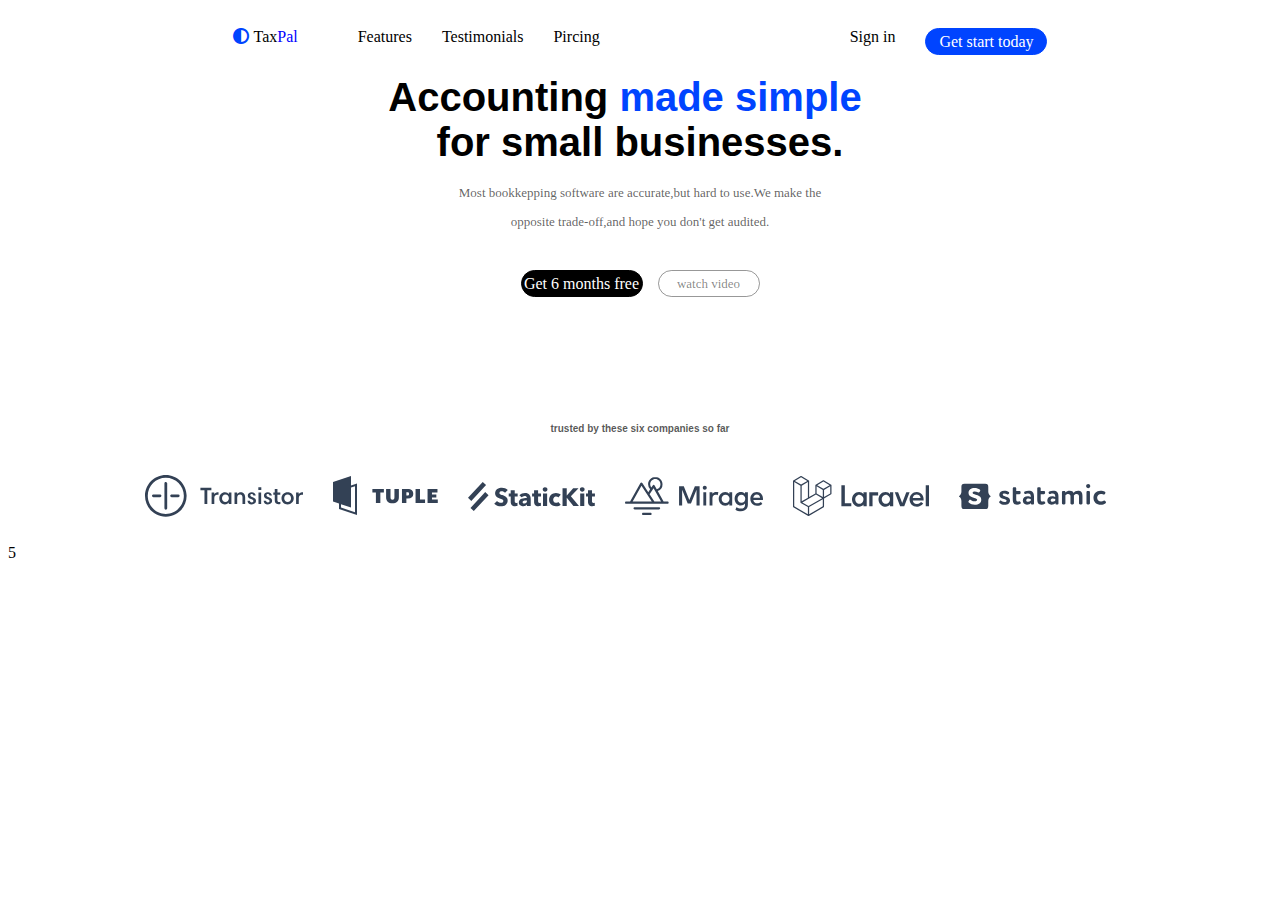
<file: flex box/index.html>
<!DOCTYPE html>
<html lang="en">
<head>
    <meta charset="UTF-8">
    <meta name="viewport" content="width=device-width, initial-scale=1.0">
    <link rel="stylesheet" href="https://cdnjs.cloudflare.com/ajax/libs/font-awesome/6.6.0/css/all.min.css">
    <link rel="stylesheet" href="style.css">
    <title>Document</title>
</head>
<body>
    <div class="outerDiv">
       
        <div class="headerDiv">

            <span><span id="icon"><i class="fa-solid fa-circle-half-stroke"></i></span>Tax<span id="text">Pal</span></span>
            <span>Features</span>
            <span>Testimonials</span>
            <span id="pircing">Pircing</span>
            <span>Sign in</span>
            <div id="last_e">Get start today</div>
        </div>

        <div class="middleDiv">

            <div id="p1"><p>Accounting <span id="text">made simple</p></span>
            <p>for small businesses.</p></div>
           
            <div id="p2"><p>Most bookkepping software are accurate,but hard to use.We make the</p>
                <p>opposite trade-off,and hope you don't get audited.</p></div>

            
                <div class="Div1">
                <div id="last1">Get 6 months free</div>
                <div id="last2"> watch video</div>
                </div>

                <div id="para">trusted by these six companies so far</div>

        </div>

<div class="footerDiv">
    <span>
                
<svg width="158" height="48" fill="none" xmlns="http://www.w3.org/2000/svg">
    <g clip-path="url(#a)" fill="#334155">
      <path
        d="M55.423 18.178v-2.491H66.38v2.491h-4.076v13.875H59.47V18.178h-4.047Zm18.098 4.577a7.526 7.526 0 0 0-1.33-.116c-1.82 0-2.89 1.188-2.89 3.592v5.793h-2.69v-11.47h2.631v1.622h.058c.52-.985 1.677-2 3.21-2 .433 0 .722.03 1.011.059v2.52Zm12.866 9.269h-2.602v-1.448h-.058c-.78.985-2.024 1.883-3.932 1.883-2.573 0-5.493-2.057-5.493-6.17 0-3.65 2.573-6.083 5.695-6.083 1.908 0 3.065 1.013 3.76 1.911h.057v-1.564h2.602v11.471h-.03.001Zm-5.898-1.94c1.763 0 3.411-1.536 3.411-3.738 0-2.317-1.503-3.852-3.382-3.852-2.37 0-3.499 1.912-3.499 3.795 0 1.911 1.1 3.794 3.47 3.794v.001Zm9.021-9.531h2.66v1.449h.057c.896-1.304 2.226-1.825 3.498-1.825 2.371 0 4.453 1.564 4.453 5.243v6.604h-2.69v-6.46c0-1.97-.924-3.012-2.457-3.012-1.677 0-2.833 1.188-2.833 3.418v6.083H89.51v-11.5h.001Zm18.792 2.955c-.116-.84-.752-1.39-1.533-1.39-.925 0-1.445.579-1.445 1.216 0 .695.347 1.188 2.341 1.854 2.458.782 3.325 2.057 3.325 3.679 0 2.114-1.59 3.592-4.221 3.592-2.746 0-4.105-1.507-4.308-3.65h2.487c.115.956.694 1.68 1.879 1.68 1.012 0 1.59-.637 1.59-1.42 0-.868-.491-1.419-2.399-2.056-2.14-.695-3.239-1.767-3.239-3.563 0-1.883 1.475-3.273 3.903-3.273 2.458 0 3.759 1.448 4.048 3.33h-2.428v.001Zm5.03-8.227h2.978v2.723h-2.978v-2.723Zm.145 5.272h2.688v11.5h-2.688v-11.5Zm10.986 2.955c-.116-.84-.752-1.39-1.533-1.39-.925 0-1.445.579-1.445 1.216 0 .695.347 1.188 2.342 1.854 2.457.782 3.324 2.057 3.324 3.679 0 2.114-1.59 3.592-4.221 3.592-2.746 0-4.105-1.507-4.307-3.65h2.486c.116.956.694 1.68 1.879 1.68 1.012 0 1.59-.637 1.59-1.42 0-.868-.491-1.419-2.399-2.056-2.14-.695-3.238-1.767-3.238-3.563 0-1.883 1.474-3.273 3.903-3.273 2.457 0 3.758 1.448 4.047 3.33h-2.428v.001Zm3.845-2.955h1.445v-3.678h2.689v3.678h2.862v2.26h-2.891v5.127c0 1.564.492 1.999 1.59 1.999.463 0 .983-.087 1.388-.203v2.172c-.607.174-1.359.261-2.024.261-2.862 0-3.614-1.738-3.614-4.084v-5.272h-1.445v-2.26Zm14.311-.376c3.585 0 6.129 2.636 6.129 6.112 0 3.389-2.573 6.17-6.129 6.17-3.498 0-6.129-2.694-6.129-6.17 0-3.563 2.66-6.112 6.129-6.112Zm0 9.877c2.024 0 3.411-1.622 3.411-3.765 0-2.028-1.301-3.737-3.411-3.737-2.053 0-3.412 1.593-3.412 3.737 0 2.201 1.562 3.765 3.412 3.765Zm14.052-7.415c-1.822 0-2.891 1.188-2.891 3.592v5.793h-2.689v-11.47h2.631v1.622h.058c.52-.985 1.676-2 3.209-2 .433 0 .722.03 1.012.059v2.52a7.525 7.525 0 0 0-1.33-.116ZM20.816 37.731a1.39 1.39 0 0 1-1.388-1.39V11.37a1.389 1.389 0 0 1 2.369-.982c.26.26.406.614.406.982v24.97c0 .753-.636 1.39-1.387 1.39v.001Zm-5.783-12.484h-6.65a1.39 1.39 0 0 1-1.387-1.39c0-.783.607-1.391 1.388-1.391h6.65a1.39 1.39 0 1 1 0 2.78v.001Zm18.243 0h-6.678a1.39 1.39 0 0 1-1.388-1.39c0-.783.607-1.391 1.388-1.391h6.65a1.39 1.39 0 0 1 1.387 1.39c0 .782-.607 1.39-1.359 1.39v.001Z" />
      <path
        d="M20.816 44.712C9.338 44.712 0 35.356 0 23.856 0 12.356 9.338 3 20.816 3s20.816 9.356 20.816 20.856c0 11.5-9.338 20.856-20.816 20.856Zm0-38.931c-9.945 0-18.04 8.11-18.04 18.075s8.095 18.075 18.04 18.075c9.946 0 18.04-8.11 18.04-18.075S30.763 5.781 20.817 5.781h-.001Z" />
    </g>
    <defs>
      <clipPath id="a">
        <path fill="#fff" d="M0 0h158v48H0z" />
      </clipPath>
    </defs>
  </svg>
        </span>

        <span>
            
<svg width="105" height="48" fill="none" xmlns="http://www.w3.org/2000/svg">
    <path fill-rule="evenodd" clip-rule="evenodd"
      d="M18 4 0 10v19.5l6 2V37l18 6V11.5l-6 2V4ZM8 32.167 18 35.5V15.608l4-1.333v25.95L8 35.56v-3.393Z" fill="#334155" />
    <path
      d="M42.9 20.45V31h4.446V20.45h3.53v-3.392H39.39v3.393h3.51Zm10.205 4.798c0 3.978 2.3 6.006 6.376 6.006 3.9 0 6.396-1.853 6.396-6.045v-8.15H61.43v7.994c0 1.833-.39 2.73-1.95 2.73-1.58 0-1.97-.897-1.97-2.71v-8.015h-4.406v8.19Z"
      fill="#334155" />
    <path fill-rule="evenodd" clip-rule="evenodd"
      d="M68.965 31V17.058h5.558c4.017 0 5.733 1.794 5.733 4.777v.078c0 2.906-1.93 4.544-5.538 4.544h-1.346V31h-4.407Zm5.323-7.507h-.916v-3.14h.936c1.15 0 1.755.43 1.755 1.502v.078c0 1.033-.605 1.56-1.775 1.56Z"
      fill="#334155" />
    <path
      d="M82.563 31V17.058h4.427v10.53h5.07V31h-9.497Zm11.999-13.942V31h10.218v-3.393h-5.811v-2.086h4.368v-3.1h-4.368v-1.97h5.499v-3.393h-9.906Z"
      fill="#334155" />
  </svg>
  
        </span>

        <span>
            
<svg width="127" height="48" fill="none" xmlns="http://www.w3.org/2000/svg">
    <path
      d="m3.31 28.903 14.75-15.816L14.749 10 0 25.816l3.31 3.087ZM5.792 39 20.54 23.184l-3.31-3.087L2.482 35.913 5.792 39Zm31.261-18.216a3.87 3.87 0 0 0-1.441-1.115c-.594-.276-1.166-.414-1.718-.414-.284 0-.572.025-.864.075a2.23 2.23 0 0 0-.79.289c-.234.142-.43.326-.59.551-.158.226-.237.514-.237.865 0 .3.062.552.188.752.125.2.309.376.551.527.242.15.53.288.865.413.334.126.71.255 1.128.389.602.2 1.229.422 1.88.664a7.03 7.03 0 0 1 1.78.965 5.07 5.07 0 0 1 1.329 1.492c.35.593.526 1.333.526 2.219 0 1.019-.188 1.9-.564 2.644a5.274 5.274 0 0 1-1.516 1.843 6.499 6.499 0 0 1-2.181 1.078 9.17 9.17 0 0 1-2.532.35c-1.27 0-2.499-.22-3.685-.663-1.187-.443-2.173-1.074-2.959-1.893l2.808-2.858c.435.535 1.007.982 1.717 1.341.71.36 1.417.54 2.119.54.317 0 .626-.034.927-.101.301-.067.564-.176.79-.326.225-.15.405-.351.539-.602.134-.25.2-.551.2-.902 0-.334-.083-.619-.25-.853a2.45 2.45 0 0 0-.715-.639 5.76 5.76 0 0 0-1.153-.526c-.46-.159-.982-.33-1.567-.514a14.963 14.963 0 0 1-1.667-.652 5.58 5.58 0 0 1-1.454-.965 4.471 4.471 0 0 1-1.028-1.43c-.259-.559-.388-1.24-.388-2.042 0-.986.2-1.83.601-2.532.39-.689.93-1.28 1.58-1.73a6.786 6.786 0 0 1 2.206-.99c.81-.208 1.645-.314 2.482-.314 1.002 0 2.026.184 3.07.552 1.045.368 1.96.91 2.746 1.63l-2.733 2.882Zm9.677 3.736v4.763c0 .585.113 1.023.338 1.316.226.292.631.439 1.216.439.2 0 .414-.017.64-.05.194-.025.383-.075.563-.15l.05 3.007c-.283.1-.643.188-1.077.264a7.63 7.63 0 0 1-1.304.112c-.836 0-1.538-.104-2.106-.313-.568-.209-1.023-.51-1.366-.902a3.54 3.54 0 0 1-.74-1.404 6.804 6.804 0 0 1-.225-1.818V24.52h-2.006v-3.084h1.98v-3.284h4.037v3.284h2.933v3.084H46.73Zm12.234 3.96h-.527c-.451 0-.906.021-1.366.063-.46.042-.87.122-1.228.238a2.27 2.27 0 0 0-.89.514c-.234.226-.351.523-.351.89 0 .234.054.435.163.602.108.167.246.3.413.401.167.1.36.171.577.213a3.3 3.3 0 0 0 .627.063c.835 0 1.474-.23 1.917-.69.443-.46.665-1.082.665-1.867v-.427Zm-7.546-5.34a7.2 7.2 0 0 1 2.57-1.579 8.805 8.805 0 0 1 2.995-.526c1.053 0 1.943.13 2.67.389.727.259 1.316.66 1.767 1.203.452.543.782 1.228.99 2.056.21.827.314 1.809.314 2.945v6.293h-3.76v-1.329h-.076c-.317.518-.798.92-1.441 1.203a5.125 5.125 0 0 1-2.093.426 6.403 6.403 0 0 1-1.555-.2 4.554 4.554 0 0 1-1.466-.652 3.53 3.53 0 0 1-1.09-1.203c-.285-.502-.427-1.12-.427-1.855 0-.903.247-1.63.74-2.181.493-.552 1.128-.978 1.905-1.279.777-.3 1.642-.501 2.595-.601.952-.1 1.88-.151 2.782-.151v-.2c0-.619-.217-1.074-.651-1.367-.435-.292-.97-.439-1.605-.439a3.99 3.99 0 0 0-1.692.377 5.4 5.4 0 0 0-1.392.902l-2.08-2.231v-.001Zm18.688 1.38v4.763c0 .585.112 1.023.338 1.316.225.292.63.439 1.216.439.2 0 .413-.017.639-.05.226-.034.414-.084.564-.15l.05 3.007a6.88 6.88 0 0 1-1.078.264c-.43.075-.866.112-1.303.112-.836 0-1.538-.104-2.106-.313-.568-.209-1.024-.51-1.366-.902a3.537 3.537 0 0 1-.74-1.404 6.808 6.808 0 0 1-.226-1.818V24.52H64.09v-3.084h1.98v-3.284h4.037v3.284h2.933v3.084H70.106Zm9.325-7.07c0 .318-.063.614-.188.89-.12.268-.29.51-.501.715a2.44 2.44 0 0 1-1.667.652c-.669 0-1.229-.222-1.68-.665a2.15 2.15 0 0 1-.677-1.592c0-.3.059-.589.176-.865.117-.275.284-.514.501-.714.217-.2.468-.364.752-.489s.593-.188.928-.188a2.445 2.445 0 0 1 1.667.652c.209.2.376.439.501.714.126.276.188.573.188.89ZM75.02 33.92V21.437h4.111v12.485H75.02v-.002Zm15.273-8.448a2.496 2.496 0 0 0-.953-.727 2.92 2.92 0 0 0-1.228-.275c-.435 0-.828.087-1.179.263a2.86 2.86 0 0 0-.902.702c-.25.292-.447.63-.59 1.015-.143.393-.215.81-.212 1.228 0 .435.067.844.2 1.229a3 3 0 0 0 .59 1.015c.258.293.568.522.927.69.36.167.765.25 1.216.25.418 0 .831-.08 1.24-.238.41-.159.74-.389.99-.69l2.282 2.783c-.518.502-1.186.894-2.005 1.178-.84.288-1.72.432-2.608.427a8.229 8.229 0 0 1-2.757-.452 6.361 6.361 0 0 1-2.219-1.316 6.18 6.18 0 0 1-1.479-2.093c-.36-.819-.539-1.746-.539-2.783 0-1.02.18-1.938.54-2.757a6.181 6.181 0 0 1 1.478-2.093 6.519 6.519 0 0 1 2.219-1.33 7.951 7.951 0 0 1 5.352.001c.41.142.786.317 1.128.526.343.21.64.439.89.69l-2.381 2.757Zm15.091 8.449-6.593-8.173h-.05v8.173h-4.212V16.17h4.212v7.22h.075l6.343-7.22h5.364l-7.646 8.173 8.098 9.577h-5.591v.001Zm11.206-16.47c0 .317-.062.613-.188.89-.12.268-.29.51-.501.714a2.445 2.445 0 0 1-1.667.652c-.669 0-1.229-.222-1.68-.665a2.152 2.152 0 0 1-.677-1.592c0-.3.059-.589.176-.865.117-.275.284-.514.501-.714.217-.2.468-.364.752-.489s.593-.188.928-.188a2.445 2.445 0 0 1 1.667.652c.209.2.376.439.501.714.126.276.188.573.188.89v.001Zm-4.412 16.47V21.436h4.111v12.485h-4.111Zm11.833-9.401v4.763c0 .585.112 1.023.338 1.316.226.292.631.439 1.216.439.2 0 .414-.017.639-.05.194-.024.384-.075.564-.15l.05 3.007a6.88 6.88 0 0 1-1.078.264c-.43.075-.866.112-1.303.112-.836 0-1.538-.104-2.106-.313-.568-.209-1.024-.51-1.366-.902a3.535 3.535 0 0 1-.74-1.404 6.84 6.84 0 0 1-.225-1.818V24.52h-2.006v-3.084h1.981v-3.284h4.036v3.284h2.933v3.084h-2.933Z"
      fill="#334155" />
  </svg>
  
        </span>

        <span>
            
<svg width="138" height="48" fill="none" xmlns="http://www.w3.org/2000/svg">
    <g clip-path="url(#a)" fill="#334155">
      <path fill-rule="evenodd" clip-rule="evenodd"
        d="M30.316 5c3.984 0 7.213 3.256 7.213 7.273a7.272 7.272 0 0 1-4.771 6.845l5.814 10.462h3.98c.613 0 1.11.5 1.11 1.118 0 .618-.497 1.118-1.11 1.118H1.11c-.612 0-1.109-.5-1.109-1.118 0-.618.497-1.118 1.11-1.118h3.98l10.353-18.562a1.106 1.106 0 0 1 1.896-.063l5.948 9.189 1.85-2.809a7.28 7.28 0 0 1-2.035-5.062c0-4.017 3.23-7.273 7.214-7.273h-.001Zm-5.709 17.183 4.788 7.397h6.634l-7.457-13.418-3.965 6.021Zm2.14 7.397L16.48 13.72 7.635 29.58H26.747Zm8.702-17.307a5.172 5.172 0 0 1-3.728 4.98l-2.101-3.781a1.106 1.106 0 0 0-1.892-.072l-1.402 2.13a5.18 5.18 0 0 1-1.144-3.257c0-2.859 2.299-5.176 5.134-5.176 2.835 0 5.133 2.317 5.133 5.176Z" />
      <path
        d="M9.62 35.173c-.611 0-1.107.5-1.107 1.117s.496 1.116 1.107 1.116h24.42c.612 0 1.108-.5 1.108-1.116 0-.617-.496-1.117-1.107-1.117H9.62Zm8.513 5.59c-.613 0-1.11.5-1.11 1.119 0 .617.497 1.118 1.11 1.118h7.396c.612 0 1.109-.5 1.109-1.118 0-.618-.497-1.12-1.11-1.12h-7.395Z" />
      <path fill-rule="evenodd" clip-rule="evenodd"
        d="M120.027 21.871c-.982-1.25-2.453-1.923-4.347-1.923-2.984 0-6.049 2.528-6.049 6.786 0 4.258 3.065 6.786 6.049 6.786 1.894 0 3.365-.66 4.347-1.923v1.058c0 2.445-1.472 3.93-4.142 3.93-1.594 0-3.107-.524-4.428-1.334l-1.036 2.432c1.376.99 3.515 1.525 5.464 1.525 4.36 0 7.003-2.54 7.003-6.677v-12.24h-2.861v1.58Zm-7.467 4.863c0-2.225 1.444-4.08 3.855-4.08 2.303 0 3.857 1.773 3.857 4.08 0 2.308-1.554 4.08-3.857 4.08-2.411 0-3.855-1.867-3.855-4.08Zm-8.219-4.849c-.899-1.168-2.248-1.937-4.101-1.937-3.65 0-6.526 2.898-6.526 6.923s2.875 6.924 6.526 6.924c1.854 0 3.202-.755 4.101-1.923v1.58h2.848v-13.16h-2.848v1.593Zm-7.698 4.986c0-2.307 1.486-4.217 3.938-4.217 2.357 0 3.938 1.813 3.938 4.217s-1.581 4.218-3.938 4.218c-2.452 0-3.938-1.91-3.938-4.218ZM138 26.858c-.013-4.107-2.52-6.91-6.172-6.91-3.842 0-6.499 2.803-6.499 6.924 0 4.176 2.766 6.924 6.676 6.924 1.976 0 3.774-.48 5.368-1.854l-1.417-2.048c-1.076.865-2.466 1.388-3.774 1.388-1.853 0-3.501-.99-3.883-3.353h9.647c.027-.329.054-.7.054-1.07Zm-9.687-1.113c.3-1.923 1.43-3.242 3.46-3.242 1.813 0 2.998 1.195 3.311 3.242h-6.771Z" />
      <path
        d="m64.333 27.957-5.546-13.738H54.06v19.233h3.08V17.777L62.71 31.57h3.243l5.573-13.944v15.826h3.08V14.219h-4.729l-5.545 13.738h.001Zm16.871 5.495v-13.16h-2.86v13.16h2.86Zm12.182-13.133c-.654-.261-1.322-.37-2.194-.37-1.594 0-2.93.576-3.788 1.826V20.29h-2.82v13.16h2.848v-7.24c0-2.238 1.294-3.53 3.106-3.53.695 0 1.567.165 2.166.48l.682-2.842Zm-11.61-4.575c0-1.14-.886-2.033-2.017-2.033-1.13 0-1.99.893-1.99 2.033s.86 2.006 1.99 2.006c1.131 0 2.017-.866 2.017-2.006Z" />
    </g>
    <defs>
      <clipPath id="a">
        <path fill="#fff" d="M0 0h138v48H0z" />
      </clipPath>
    </defs>
  </svg>
  
        </span>

        <span>
            
<svg width="136" height="48" fill="none" xmlns="http://www.w3.org/2000/svg">
    <g clip-path="url(#a)" fill="#334155">
      <path fill-rule="evenodd" clip-rule="evenodd"
        d="M38.455 13.018c.004.01.01.02.012.03a.658.658 0 0 1 .022.164v8.586a.627.627 0 0 1-.311.543l-7.138 4.15v8.223a.627.627 0 0 1-.312.543l-14.899 8.66a.533.533 0 0 1-.108.044c-.014.006-.027.014-.042.018a.612.612 0 0 1-.318 0 .164.164 0 0 1-.028-.01l-.02-.01c-.035-.013-.07-.024-.103-.043L.311 35.257A.628.628 0 0 1 0 34.714V8.956a.68.68 0 0 1 .021-.163c.006-.019.016-.035.022-.053l.02-.053a.328.328 0 0 1 .02-.044c.012-.02.029-.037.043-.056.018-.025.033-.05.055-.073.018-.018.04-.03.06-.047.023-.018.044-.038.069-.053l7.45-4.33a.616.616 0 0 1 .62 0l7.45 4.33c.025.015.046.035.069.053l.021.016c.014.01.028.02.04.031a.345.345 0 0 1 .04.051l.015.022c.013.02.03.035.042.056.017.03.028.064.04.097l.01.022.012.03a.644.644 0 0 1 .021.164v16.088l6.208-3.608v-8.224a.64.64 0 0 1 .022-.163c.005-.019.015-.035.021-.053l.007-.02a.279.279 0 0 1 .076-.133c.018-.025.034-.05.055-.073.01-.01.02-.017.03-.025.01-.007.021-.014.03-.022l.036-.03a.26.26 0 0 1 .033-.023l7.45-4.33a.616.616 0 0 1 .62 0l7.45 4.33c.026.015.046.036.069.053l.022.016c.013.01.027.02.038.031a.327.327 0 0 1 .04.052l.016.021.016.02c.01.012.019.023.026.036a.522.522 0 0 1 .034.08l.006.017.01.022ZM9.322 30.453l6.196 3.54 13.652-7.867-6.201-3.605-13.647 7.932Zm20.476-5.409v-7.14l-6.208-3.607v7.14l6.207 3.607h.001Zm6.826-11.83-6.206-3.608-6.205 3.607 6.205 3.606 6.206-3.606Zm-27.933.434v15.726l6.208-3.609V10.04L8.69 13.648h.001Zm5.584-4.692L8.07 5.35 1.864 8.956l6.206 3.607 6.205-3.607ZM7.449 13.65l-6.208-3.61v24.31L14.9 42.29v-7.21l-7.135-4.076h-.002L7.759 31c-.025-.015-.045-.035-.067-.053a.277.277 0 0 1-.059-.045l-.002-.002c-.013-.013-.024-.029-.035-.044a.567.567 0 0 0-.016-.022l-.03-.038a.201.201 0 0 1-.016-.023l-.001-.002a.259.259 0 0 1-.023-.054l-.01-.024-.015-.033a.237.237 0 0 1-.014-.038.374.374 0 0 1-.01-.068l-.003-.025a.48.48 0 0 0-.004-.026c-.002-.014-.005-.029-.005-.044V13.65v.001Zm8.691 21.43v7.21l13.657-7.937V27.21L16.14 35.08v.001Zm14.9-10.037 6.208-3.608v-7.14l-6.208 3.61v7.14-.002Z" />
      <path d="M132.739 13.214H136V34.36h-3.261V13.214Zm-84.346 0h3.441V31.25h6.463v3.11h-9.904V13.216Z" />
      <path fill-rule="evenodd" clip-rule="evenodd"
        d="M68.576 20.525c.808.403 1.43.956 1.87 1.66v-1.902h3.261V34.36h-3.261v-1.903c-.439.705-1.062 1.259-1.87 1.66-.808.404-1.62.605-2.44.605-1.057 0-2.024-.196-2.902-.59a6.79 6.79 0 0 1-2.26-1.615 7.525 7.525 0 0 1-1.465-2.356 7.669 7.669 0 0 1-.524-2.84c0-.986.174-1.928.524-2.824a7.496 7.496 0 0 1 1.466-2.371 6.8 6.8 0 0 1 2.26-1.616c.877-.393 1.844-.59 2.902-.59.818 0 1.63.202 2.439.605Zm.733 9.938c.367-.416.651-.898.838-1.42.2-.552.302-1.134.3-1.721 0-.605-.1-1.18-.3-1.722a4.373 4.373 0 0 0-.838-1.42 4.056 4.056 0 0 0-1.302-.967 3.893 3.893 0 0 0-1.69-.362c-.62 0-1.178.12-1.677.362a4.105 4.105 0 0 0-1.286.967c-.36.403-.634.876-.823 1.42a5.182 5.182 0 0 0-.284 1.722c0 .604.094 1.178.284 1.72a4.17 4.17 0 0 0 .823 1.42c.36.404.788.726 1.286.968.524.247 1.097.37 1.676.362.618 0 1.182-.12 1.691-.362.495-.231.938-.56 1.302-.967Zm27.649-8.277c-.44-.705-1.063-1.258-1.87-1.661-.808-.403-1.62-.604-2.44-.604-1.057 0-2.024.196-2.902.589a6.8 6.8 0 0 0-2.26 1.616 7.492 7.492 0 0 0-1.465 2.37c-.35.901-.528 1.86-.524 2.826 0 1.007.174 1.953.524 2.84.338.869.836 1.668 1.466 2.355a6.79 6.79 0 0 0 2.26 1.616c.877.393 1.844.59 2.902.59.818 0 1.63-.202 2.439-.605.808-.402 1.43-.956 1.87-1.66v1.902h3.261V20.283h-3.261v1.903Zm-.3 6.857a4.368 4.368 0 0 1-.838 1.42 4.043 4.043 0 0 1-1.301.967 3.89 3.89 0 0 1-1.69.362c-.619 0-1.178-.12-1.677-.362a4.094 4.094 0 0 1-2.109-2.387 5.182 5.182 0 0 1-.285-1.721c0-.605.095-1.18.285-1.722a4.148 4.148 0 0 1 .823-1.42c.36-.404.798-.733 1.286-.967a3.794 3.794 0 0 1 1.676-.362c.618 0 1.182.12 1.69.362.51.242.943.565 1.302.967.36.403.639.876.839 1.42.198.543.299 1.117.299 1.722 0 .604-.1 1.178-.3 1.72Z" />
      <path
        d="M76.281 34.36h3.262V23.523h5.596v-3.24H76.28V34.36h.001Zm32.916-3.297 4.099-10.78h3.304l-5.354 14.077h-4.099l-5.353-14.077h3.303l4.1 10.78Z" />
      <path fill-rule="evenodd" clip-rule="evenodd"
        d="M123.714 19.92c-3.994 0-7.156 3.315-7.156 7.4 0 4.52 3.06 7.402 7.574 7.402 2.526 0 4.139-.975 6.109-3.098l-2.203-1.721c-.002 0-1.664 2.204-4.145 2.204-2.884 0-4.099-2.348-4.099-3.562h10.821c.568-4.65-2.46-8.624-6.901-8.624Zm-3.911 6.178c.025-.27.401-3.562 3.885-3.562s3.907 3.29 3.931 3.562h-7.816Z" />
    </g>
    <defs>
      <clipPath id="a">
        <path fill="#fff" d="M0 0h136v48H0z" />
      </clipPath>
    </defs>
  </svg>
  
        </span>

        <span>
            
<svg width="147" height="48" fill="none" xmlns="http://www.w3.org/2000/svg">
    <g clip-path="url(#a)">
      <path fill-rule="evenodd" clip-rule="evenodd"
        d="M29.277 33.677c0 2.443-.85 3.442-3.165 3.442H5.57c-2.316 0-3.165-1-3.165-3.442V28.92c0-2.294-1.105-3.59-2.167-4.184a.497.497 0 0 1 0-.85c1.105-.701 2.167-2.167 2.167-4.121V15.09c0-2.634.722-3.4 3.037-3.4H26.24c2.316 0 3.038.766 3.038 3.4v4.673c0 1.954 1.062 3.42 2.166 4.12.32.213.32.66 0 .85-1.062.616-2.166 1.912-2.166 4.185v4.758h-.001ZM9.819 30.555c1.678 1.465 3.484 2.209 5.97 2.209 3.908 0 6.457-1.954 6.457-5.12 0-3.352-3.036-4.207-5.505-4.902-1.693-.477-3.12-.88-3.12-1.96 0-.7.744-1.38 1.997-1.38 1.21 0 2.21.256 3.165.744.319.149.616.255.892.255.404 0 .723-.191.999-.573l.382-.574c.149-.212.213-.446.213-.7 0-.426-.213-.85-.531-1.063-1.275-.807-2.996-1.487-5.332-1.487-3.314 0-5.863 1.742-5.863 4.864 0 3.49 3.102 4.377 5.586 5.085 1.657.473 3.038.867 3.038 1.904 0 .998-.934 1.487-2.103 1.487a7.037 7.037 0 0 1-3.95-1.168c-.362-.234-.702-.383-1.063-.383-.32 0-.595.149-.85.468l-.51.658c-.19.213-.254.489-.254.744 0 .318.106.637.382.892ZM41.555 28.6c-.276 0-.51.107-.722.383l-.425.595c-.17.19-.213.424-.213.637 0 .276.106.552.34.765 1.402 1.21 2.932 1.848 5.035 1.848 3.292 0 5.459-1.657 5.459-4.313 0-2.824-2.568-3.545-4.654-4.131-1.43-.402-2.632-.74-2.632-1.646 0-.616.637-1.17 1.678-1.17a5.76 5.76 0 0 1 2.655.639l.064.024c.252.098.485.188.7.188.32 0 .596-.15.83-.49l.34-.487a1.13 1.13 0 0 0 .17-.616c0-.361-.17-.722-.447-.892-1.083-.723-2.528-1.275-4.503-1.275-2.783 0-4.95 1.487-4.95 4.12 0 2.928 2.615 3.675 4.712 4.273 1.403.4 2.574.735 2.574 1.612 0 .87-.786 1.275-1.784 1.275-1.296 0-2.38-.361-3.335-1-.276-.211-.616-.34-.892-.34Zm20.286 2.295a.89.89 0 0 0-.15-.51l-.275-.446c-.255-.446-.552-.616-.935-.616-.19 0-.403.042-.68.148-.275.107-.594.149-.955.149-1.126 0-1.615-.977-1.615-2.443V22.25h3.25c.616 0 1.126-.51 1.126-1.126v-1.02c0-.615-.51-1.125-1.126-1.125h-3.25v-2.634c0-.616-.51-1.126-1.125-1.126h-1.211c-.616 0-1.126.51-1.126 1.126v10.96c0 3.463 1.147 5.439 4.185 5.439 1.338 0 2.358-.276 3.377-.893.34-.17.51-.573.51-.955v-.001Zm6.882-6.755c-2.74 0-4.928 1.402-4.928 4.375 0 2.613 1.763 4.143 4.164 4.164 1.826 0 3.27-.701 3.993-1.72v.445c0 .616.51 1.126 1.126 1.126h.786c.616 0 1.126-.51 1.126-1.126V24.31c0-3.568-1.381-5.607-5.374-5.607-1.381 0-2.72.36-3.888.892-.36.17-.637.573-.637.956a.988.988 0 0 0 .082.355c.016.045.033.09.045.133l.17.36c.213.426.574.639 1.02.639.134 0 .28-.04.42-.078l.11-.03c.638-.211 1.297-.36 2.316-.36 1.87 0 2.507 1.062 2.507 3.038v.404c-.66-.49-1.848-.871-3.038-.871v-.001Zm.68 2.315c.977 0 1.742.212 2.358.659h.02v1.4c-.424.575-1.167 1.212-2.612 1.212-1.104 0-1.933-.573-1.933-1.593 0-1.147 1.02-1.678 2.167-1.678Zm16.909 4.44a.89.89 0 0 0-.15-.51l-.275-.446c-.255-.446-.552-.616-.935-.616-.19 0-.403.042-.68.148-.276.107-.594.149-.955.149-1.126 0-1.615-.977-1.615-2.443V22.25h3.25c.616 0 1.126-.51 1.126-1.126v-1.02c0-.615-.51-1.125-1.126-1.125h-3.25v-2.634c0-.616-.51-1.126-1.126-1.126h-1.21c-.616 0-1.126.51-1.126 1.126v10.96c0 3.463 1.147 5.439 4.184 5.439 1.339 0 2.358-.276 3.378-.893.34-.17.51-.573.51-.955v-.001Zm6.882-6.755c-2.74 0-4.928 1.402-4.928 4.375 0 2.613 1.784 4.143 4.163 4.164 1.827 0 3.272-.701 3.994-1.72v.445c0 .616.51 1.126 1.126 1.126h.786c.616 0 1.126-.51 1.126-1.126V24.31c0-3.568-1.381-5.607-5.375-5.607-1.38 0-2.72.36-3.887.892-.361.17-.637.573-.637.956a.988.988 0 0 0 .082.355c.016.045.033.09.045.133l.17.36c.213.426.574.639 1.02.639.134 0 .28-.04.42-.078l.11-.03c.638-.211 1.297-.36 2.316-.36 1.87 0 2.507 1.062 2.507 3.038v.404c-.66-.49-1.848-.871-3.038-.871v-.001Zm.68 2.315c.977 0 1.742.212 2.358.659h.02v1.4c-.424.575-1.167 1.212-2.612 1.212-1.104 0-1.933-.573-1.933-1.593 0-1.147 1.02-1.678 2.167-1.678Zm16.802-7.71c-1.657 0-3.25.658-4.206 1.72h-.063v-.383c0-.616-.51-1.126-1.126-1.126h-1.211c-.616 0-1.126.51-1.126 1.126v11.28c0 .616.51 1.126 1.126 1.126h1.211c.616 0 1.126-.51 1.126-1.126v-7.945c.616-.913 1.614-1.444 2.825-1.444 1.444 0 2.23.913 2.23 2.337v7.01c0 .615.51 1.125 1.126 1.125h1.211c.616 0 1.126-.51 1.126-1.126V24.5c0-.176-.007-.396-.012-.594-.005-.162-.01-.31-.01-.405.468-.913 1.487-1.55 2.783-1.55 1.636 0 2.316.913 2.316 2.59v6.82c0 .616.509 1.126 1.125 1.126h1.211c.616 0 1.126-.51 1.126-1.126v-7.69c0-3.717-1.848-4.928-4.312-4.928-2.082 0-3.59.892-4.546 2.167-.488-1.232-1.869-2.167-3.93-2.167Zm18.608-2.465c.977 0 1.976-.786 1.976-2.167 0-1.21-.999-1.996-1.976-1.996-1.168 0-2.166.786-2.166 1.996 0 1.38.998 2.167 2.166 2.167Zm1.657 3.824c0-.616-.51-1.126-1.126-1.126v-.022h-1.21c-.616 0-1.126.51-1.126 1.126v11.28c0 .616.51 1.126 1.126 1.126h1.21c.616 0 1.126-.51 1.126-1.126V20.104Zm10.94 1.784c.871 0 1.572.149 2.379.53.143.08.298.112.438.14l.135.03c.404 0 .786-.254 1.02-.636l.446-.786c.106-.15.128-.32.128-.49 0-.381-.192-.827-.531-.997-1.317-.723-2.634-1.02-4.44-1.02-4.121 0-6.989 3.144-6.989 7.074 0 4.248 2.953 7.073 7.414 7.073 1.678 0 3.101-.297 4.716-1.593.254-.191.403-.595.403-.956 0-.233-.064-.467-.212-.616l-.51-.637a1.201 1.201 0 0 0-.935-.446c-.233 0-.488.085-.722.234-.786.51-1.551.786-2.613.786-2.039 0-3.887-1.487-3.887-3.866 0-2.358 1.827-3.824 3.76-3.824Z"
        fill="#334155" />
    </g>
    <defs>
      <clipPath id="a">
        <path fill="#fff" d="M0 0h147v48H0z" />
      </clipPath>
    </defs>
  </svg>
  
        </span>
</div>

</div>
</body>
</html>5
</file>
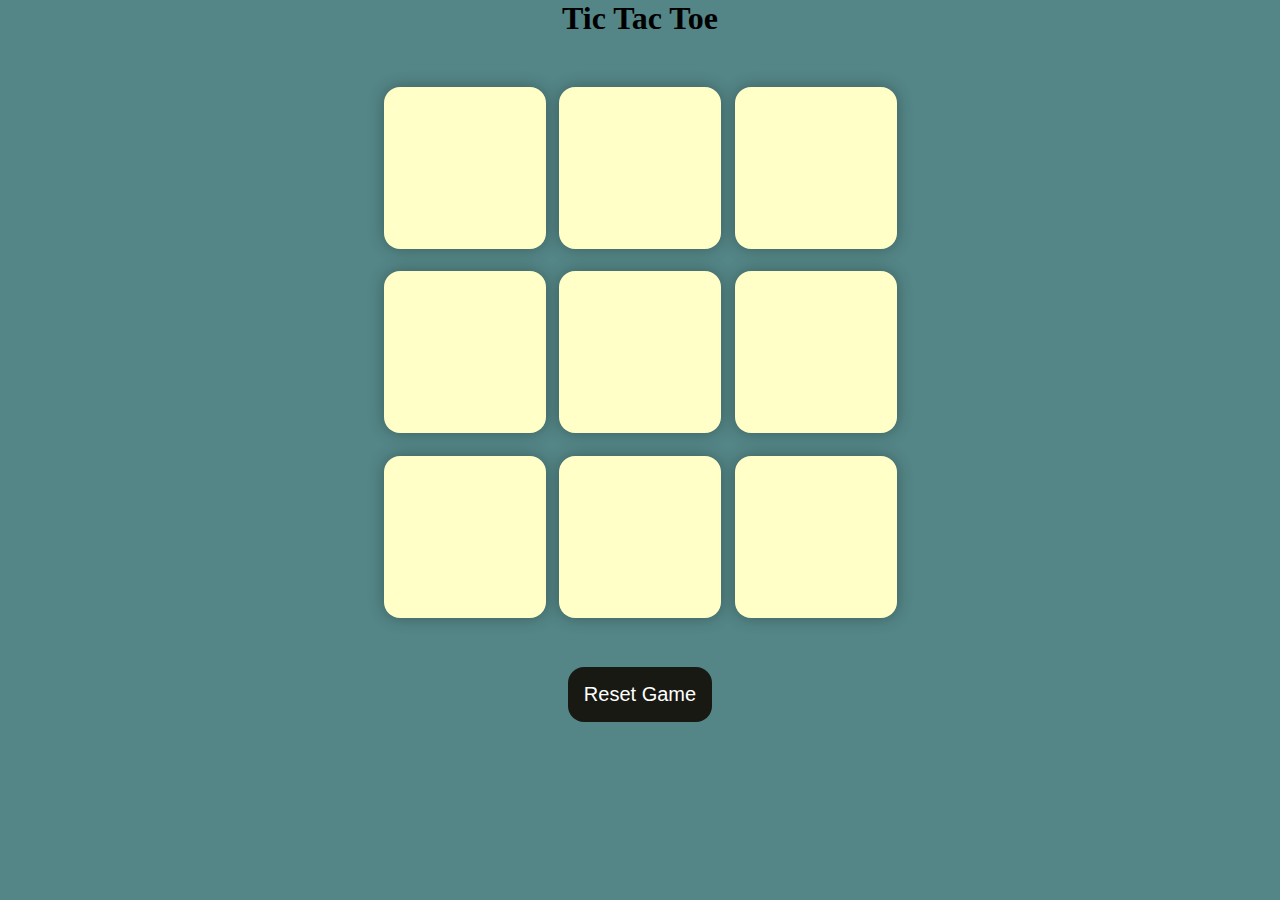
<file: Game/index.html>
<!DOCTYPE html>
<html lang="en">
  <head>
    <meta charset="UTF-8" />
    <meta name="viewport" content="width=device-width, initial-scale=1.0" />
    <title>Tic-Tac-Toe Game</title>
    <link rel="stylesheet" href="style.css" />
  </head>
  <body>
    <div class="msg-container hide">
      <p id="msg">Winner</p>
      <button id="new-btn">New Game</button>
    </div>
    <main>
      <h1>Tic Tac Toe</h1>
      <div class="container">
        <div class="game">
          <button class="box"></button>
          <button class="box"></button>
          <button class="box"></button>
          <button class="box"></button>
          <button class="box"></button>
          <button class="box"></button>
          <button class="box"></button>
          <button class="box"></button>
          <button class="box"></button>
        </div>
      </div>
      <button id="reset-btn">Reset Game</button>
    </main>
    <script src="script.js"></script>
  </body>
</html>
</file>
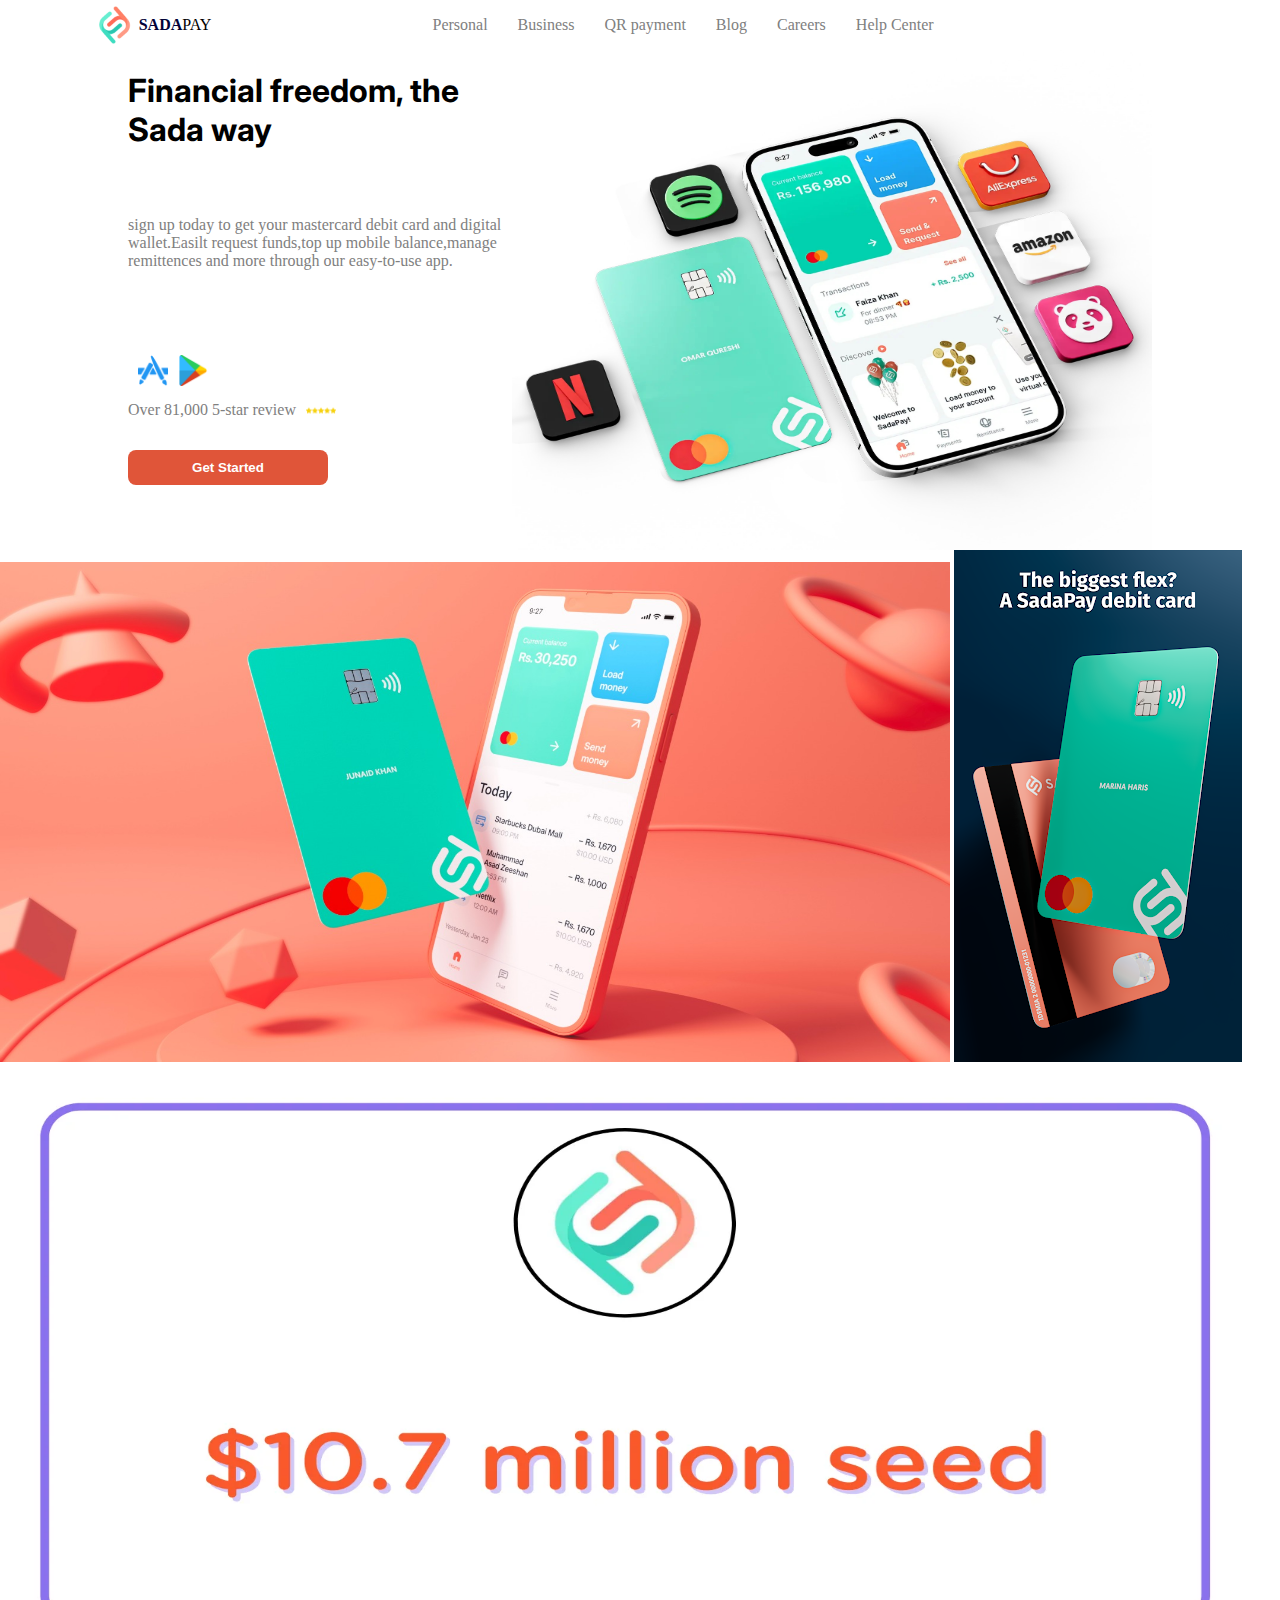
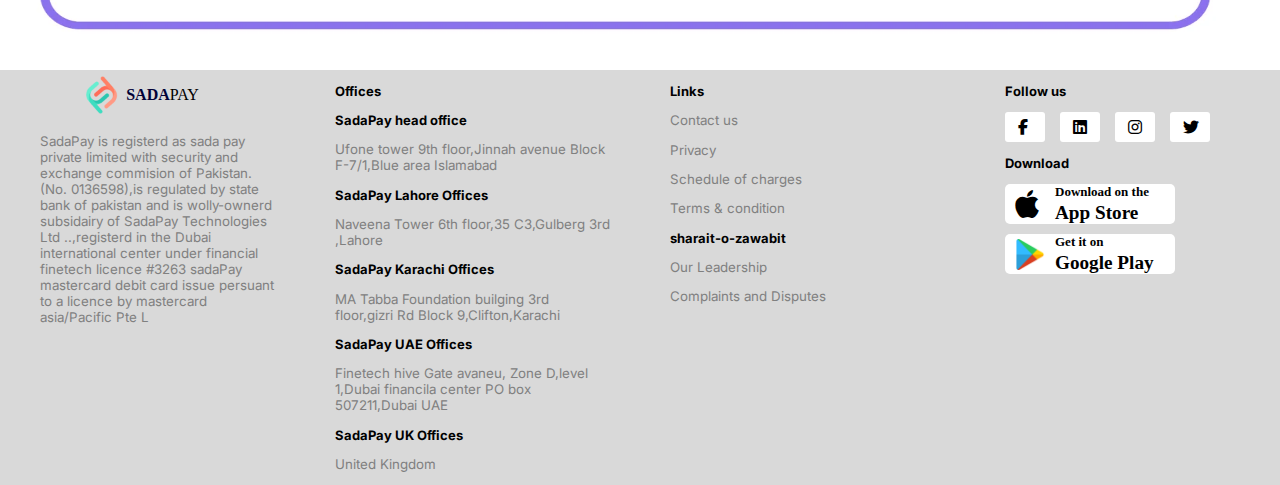
<file: Grid_PROJECT/index.html>
<!DOCTYPE html>
<html lang="en">

<head>
    <meta charset="UTF-8">
    <meta name="viewport" content="width=device-width, initial-scale=1.0">
    <title>Sadapay</title>

    <!--Google Font inter-->
    <link rel="preconnect" href="https://fonts.googleapis.com">
    <link rel="preconnect" href="https://fonts.gstatic.com" crossorigin>
    <link
        href="https://fonts.googleapis.com/css2?family=Inter:wght@100..900&family=Poppins:wght@100;200;300;400;500;600;700&display=swap"
        rel="stylesheet">

    <link rel="stylesheet" href="https://cdnjs.cloudflare.com/ajax/libs/font-awesome/6.6.0/css/all.min.css">
    <link href="https://www.fontspace.com/category/arabic">
    <!--Style sheet-->
    <link rel="stylesheet" href="style.css">
</head>

<body>

    <div class="Containar">
        <div class="NavBar">
            <div id="Block1"><img src="image1.png"><span id="sada">SADA</span>PAY</div>
            <div id="Block2"><span>Personal</span><span>Business</span><span>QR payment</span><span>Blog</span><span>Careers</span><span>Help Center </span></div>
        </div>

        <div class="Main">
            <div id="id1"> <h1>Financial freedom, the Sada way</h1></div>
            <div id="image"><img src="image2.png"></div>

            <div id="id2"><p>sign up today to get your mastercard debit card and digital wallet.Easilt request funds,top up mobile balance,manage remittences and more through our easy-to-use app.</p></div>

            <div id="id3"><div id="id033"><img src="app-store.png"><img src="playstore.png"><div id="block2">Over 81,000 5-star review<spam><img src="rating.png"></spam></div></div>
            </div>
            
            <div id="id4"><button>Get Started</button></div>
            
        </div>
        
        <div class="middle">

            <div>
                <img src="img1.jpg" height="500px" width="950px" >
                <img src="img2.png" >
                
                <img src="img3.png"  height="600px"  width="1250px" >
            </div>

           
           

        </div>

        <div class="footer">
            <div id="div1">
            <div id="f_element"><img src="image1.png"><span id="sada">SADA</span>PAY</div>
            <p id="paragraph">SadaPay is registerd as sada pay private limited with security and exchange commision of Pakistan.
                (No. 0136598),is regulated by state bank of pakistan and is wolly-ownerd subsidairy of SadaPay
                Technologies Ltd ..,registerd in the Dubai international center under financial finetech licence
                #3263 sadaPay mastercard debit card issue persuant to a licence by mastercard asia/Pacific Pte L
            </p>
            </div>
            <div id="div2">
                <h3>Offices</h3>
                <h3>SadaPay head office</h3>
                <p>Ufone tower 9th floor,Jinnah avenue Block F-7/1,Blue area Islamabad</p>
                <h3>SadaPay Lahore Offices</h3>
                <p>Naveena Tower 6th floor,35 C3,Gulberg 3rd ,Lahore</p>
                <h3>SadaPay Karachi Offices</h3>
                <p>MA Tabba Foundation builging 3rd floor,gizri Rd Block 9,Clifton,Karachi</p>
                <h3>SadaPay UAE Offices</h3>
                <p>Finetech hive Gate avaneu, Zone D,level 1,Dubai financila center PO box 507211,Dubai UAE</p>
                <h3>SadaPay UK Offices</h3>
                <p>United Kingdom</p>
            </div>
            <div id="div3">
                <h3>Links</h3>
                <p>Contact us</p>
                <p>Privacy</p>
                <p>Schedule of charges</p>
                <p>Terms & condition</p>
                <h3 id="arabic">sharait-o-zawabit</h3>
                <p>Our Leadership</p>
                <p>Complaints and Disputes</p>
            </div>

            <div id="div4">
                <h3>Follow us</h3>
                <div class="icon"><i class="fa-brands fa-facebook-f"></i><i class="fa-brands fa-linkedin"></i><i class="fa-brands fa-instagram"></i><i class="fa-brands fa-twitter"></i></div>
                <h3>Download</h3>
                
                <div class="apple"><i class="fa-brands fa-apple fa-2xl"></i><span id="part1">Download on the</span><span id="part2">App Store</span></div>

                <div class="google"><img src="playstore.png"><span id="part1">Get it on</span><span id="part2">Google Play</span></div>
            </div>


            </div>


    </div>
     
   

</body>

</html>
</file>
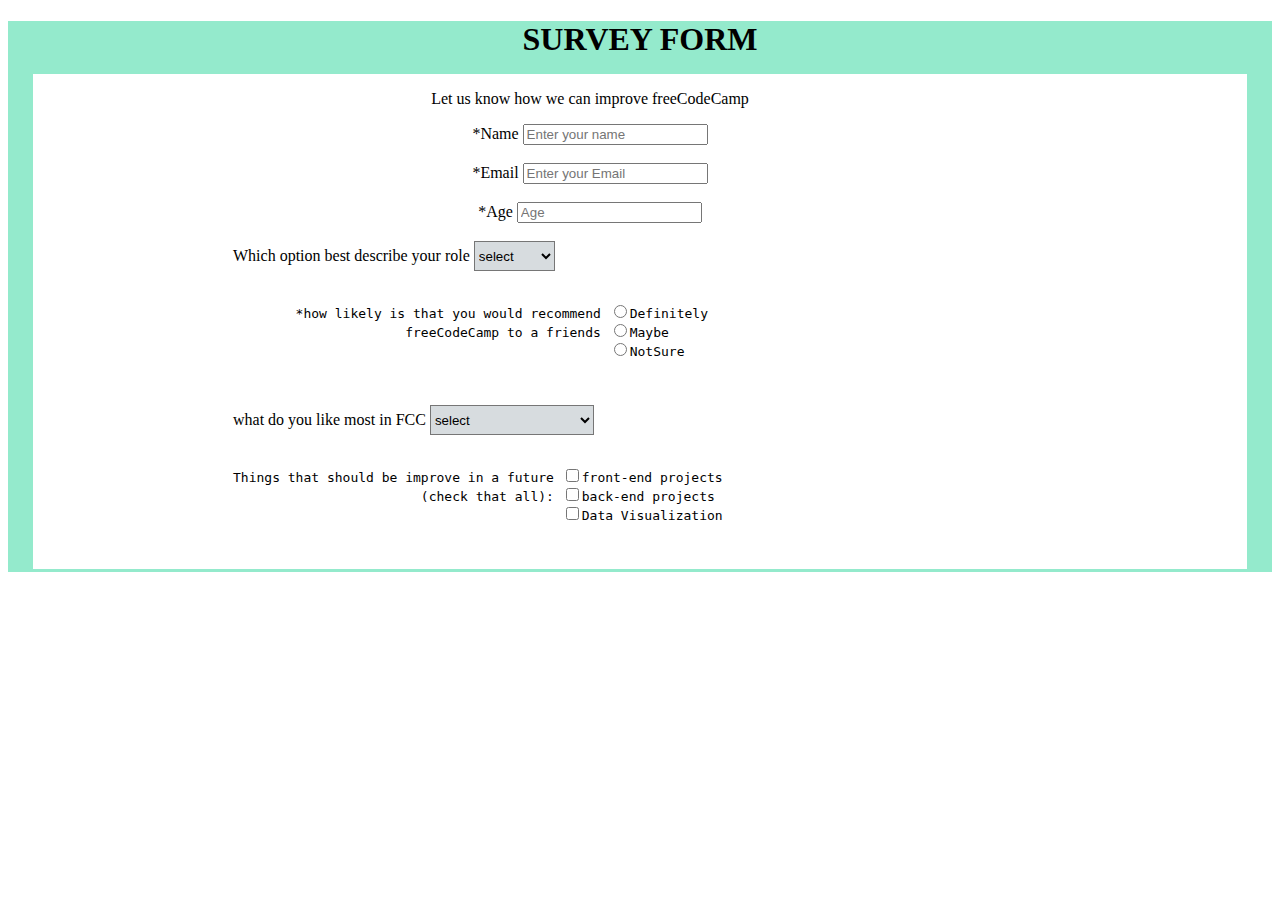
<file: Survey_Form.html>
<!DOCTYPE html>
<html lang="en">
<head>
    <meta charset="UTF-8">
    <meta name="viewport" content="width=device-width, initial-scale=1.0">
    <style>
        form{
            background-color:rgb(255, 255, 255);
            border-left:25px;
            border-right:25px;
            border-color: rgb(148, 234, 204);
            border-style: solid;

            padding-left: 200px;
            padding-right: 300px;

        }

        div.one{
            text-align: center;
        }
        
         select.design{
            background-color: rgba(183, 192, 198, 0.553);
            height: 30px;
         }

    </style>
   
    <title>Survey Form</title>
</head>
<body> 
    <header style="background-color:rgb(148, 234, 204); height: 50px;"><h1 style="text-align: center;">SURVEY FORM</h1></header>
    <form action="url", method="post">
    <div class="one">
    <p>Let us know how we can improve freeCodeCamp</p>
     <label for="name">*Name</label>
        <input type="text" id="name" placeholder="Enter your name">
    <br/>
    <br/>
    <label for="email">*Email</label>
        <input type="text" id="email" placeholder="Enter your Email">
    <br/>
    <br/>
    <label for="age">*Age </label>
        <input type="number" id="age" placeholder="Age" >
    <br/>
    <br/>
    </div >

    <div class="two">
    <label for="role">Which option best describe your role</label>
    <select id="role" class="design">
    <option value="">select</option>
    <option value="student">student</option>
    <option value="teacher">teacher</option>
    <option value="employee">employee</option>
    <option value="developer">developer</option>
    </select>
    <br/>
    <br/>
    <pre>        *how likely is that you would recommend <label for="d"><input type="radio" id="d" value="Definitely" name="class">Definitely</label>
                      freeCodeCamp to a friends <label for="m"><input type="radio" id="m" value="Maybe" name="class">Maybe</label>
                                                <label for="n"><input type="radio" id="n" value="NotSure"name="class">NotSure</label>
    </pre>
    <br/>
    <label for="fcc">
         what do you like most in FCC
         <select id="fcc" class="design">
            <option>select</option>
            <option>television</option>
            <option>cabel</option>
            <option>wireless communication</option>
         </select>
    </label>
    <br/>
    <br/>
    <pre>Things that should be improve in a future <label for="fp"><input type="checkbox" name="class" id="fp">front-end projects</label>
                        (check that all): <label for="bp"><input type="checkbox" name="class" id="bp">back-end projects</label>
                                          <label for="v"><input type="checkbox" name="class" id="v">Data Visualization</label>
    </pre>
    <br/>
    </div>
    </form>
</body>
</html>
</file>
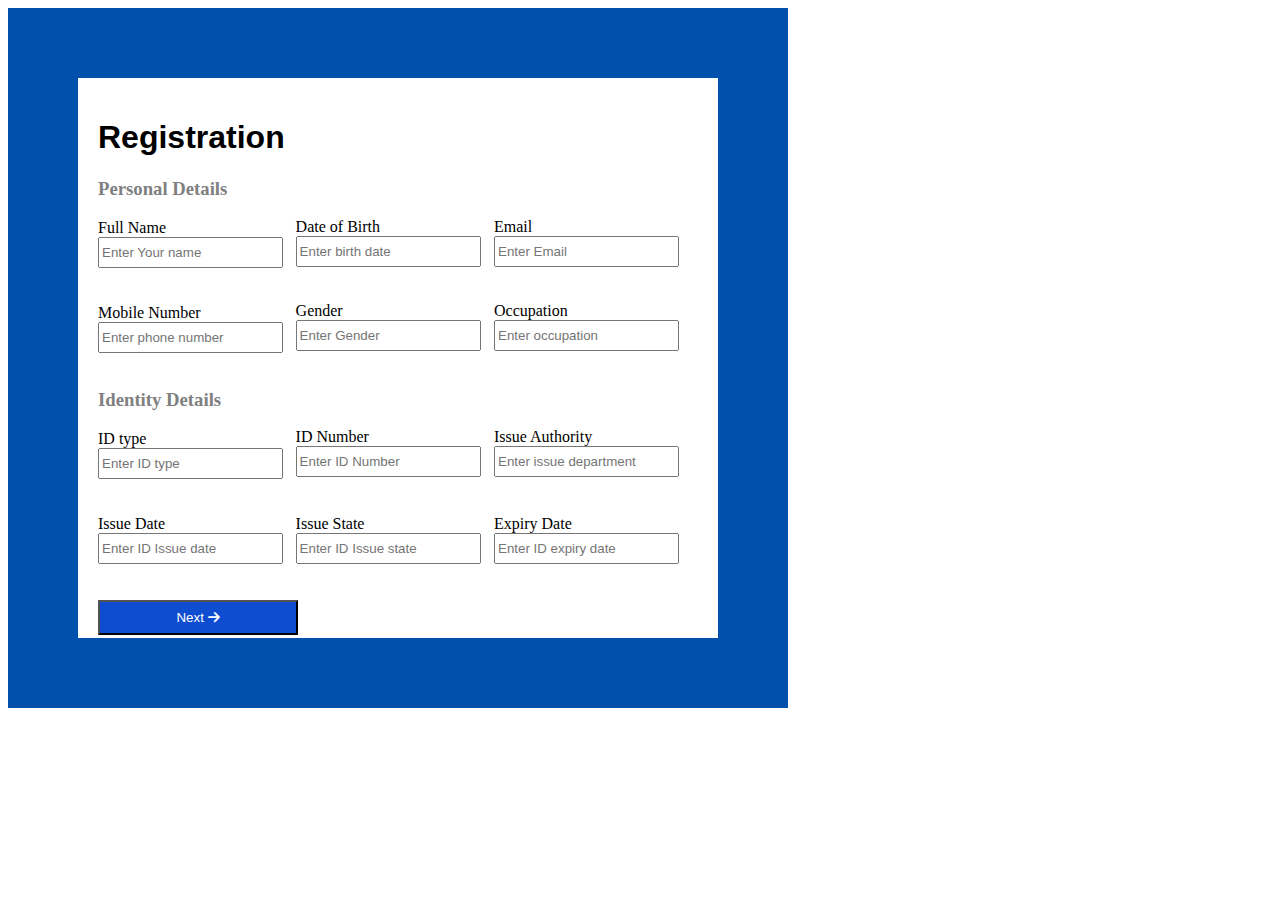
<file: Registration_form/Registration_Form.html>
<!DOCTYPE html>
<html lang="en">
<head>
    <meta charset="UTF-8">
    <meta name="viewport" content="width=device-width, initial-scale=1.0">
    <link rel="stylesheet" href="Registration_Form.css">
    <link rel="stylesheet" href="https://cdnjs.cloudflare.com/ajax/libs/font-awesome/6.6.0/css/all.min.css">
    <title>Document</title>
</head>
<body>
<div id="outerdiv">
  <h1>Registration</h1>
  <h3>Personal Details</h3>
    <label id="name" ,for="name">Full Name
        <br>
        <input type="text" placeholder="Enter Your name" id="name">
    </label>
    <br>
    <label class="db",for="db">Date of Birth
        <br>
        <input type="input" placeholder="Enter birth date" id="db" >
    </label>
    <br>
    <label class="e", for="e">Email
        <br>
        <input type="input" placeholder="Enter Email" id="e">
    </label>
    <br/>
    <label class="nm", for="mn">Mobile Number
        <br>
    <input type="text" placeholder="Enter phone number" id="mn">
    <br/>
    </label>
    <label class="g", for="g">Gender
        <br>
    <input type="text" placeholder="Enter Gender" id="g">
    </label>
    <br/>
    <label class="o", for="o">Occupation
        <br>
    <input type="text" placeholder="Enter occupation" id="o">
    </label>


    <h3>Identity Details</h3>
    <label class="id", for="id">ID type
        <br>
    <input type="text" placeholder="Enter ID type" id="id">
    </label>
    <br/>
    <label class="id_no", for="id_no">ID Number
        <br>
    <input type="text" placeholder="Enter ID Number" id="id_no">
    </label>
    <br/>
    <label class="sa", for="sa">Issue Authority
        <br>
    <input type="text" placeholder="Enter issue department" id="sa">
    </label>
    <br/>
    <label class="date", for="date">Issue Date
        <br>
    <input type="text" placeholder="Enter ID Issue date" id="date">
    </label>
    <br/>
    <label class="state", for="state">Issue State
        <br>
    <input type="text" placeholder="Enter ID Issue state" id="state">
    </label>
    <br/>
    <label class="expire", for="expire">Expiry Date
        <br>
    <input type="text" placeholder="Enter ID expiry date" id="expire">
    </label>
    <br/>

    <button>Next <i class="fa-sharp fa-solid fa-arrow-right"></i></button>

</div>
</body>
</html>
</file>
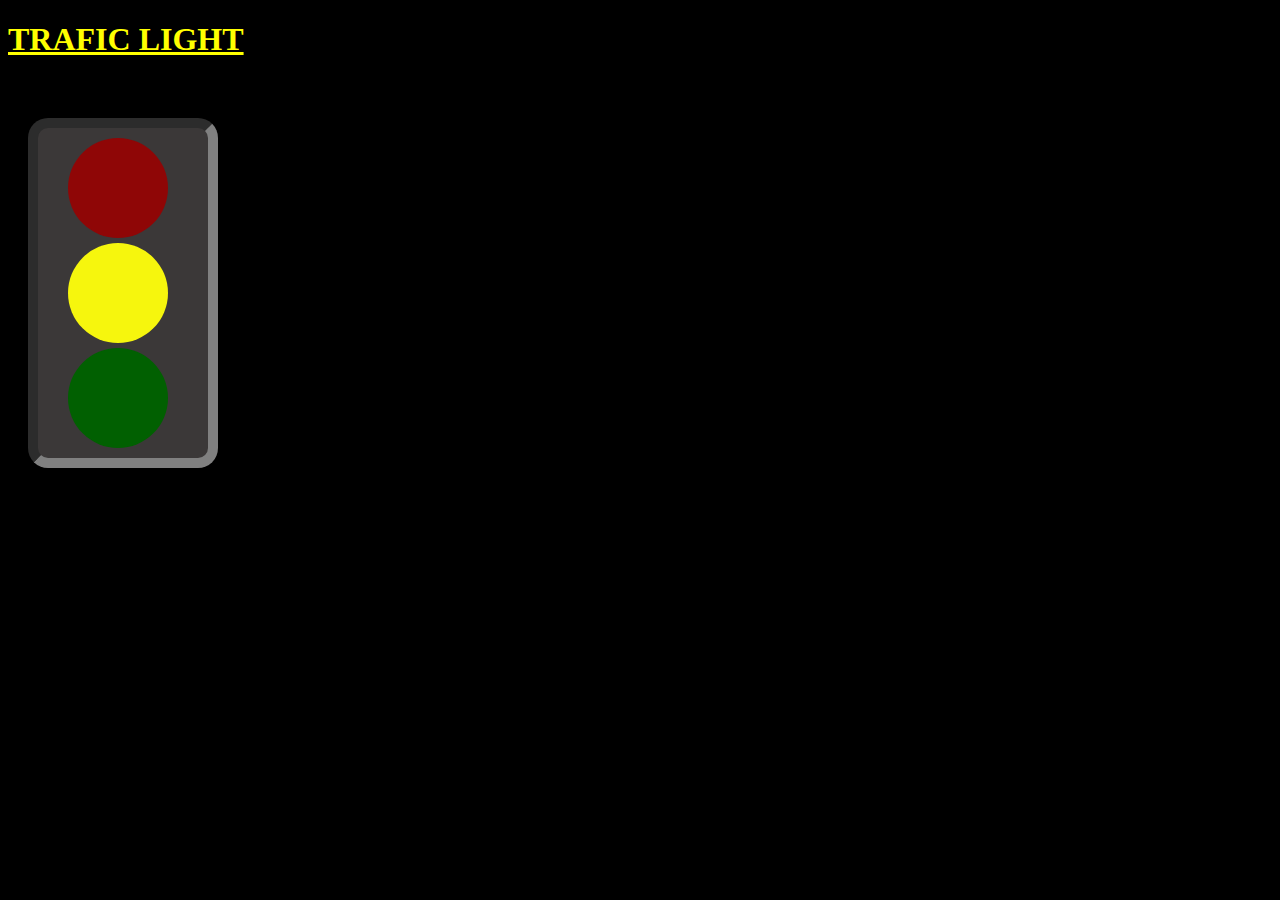
<file: TraficLight/Trafic_light.html>
<!DOCTYPE html>
<html lang="en">
<head>
    <meta charset="UTF-8">
    <meta name="viewport" content="width=device-width, initial-scale=1.0">
    <title>trafic light</title>
    <link rel="stylesheet" href="Trafic_light.css">
</head>
<body>
<h1><bold>TRAFIC LIGHT</bold></h1>
<BR>
<div id="outerDiv">
    <div id="id001"> </div>
    <div id="id002"> </div>
    <div id="id003"> </div>
</div>
</body>
</html>
</file>
<file: flex box/style.css>
.outerDiv{
    width: 100%;
    padding-top:20px;
    padding-bottom:20px;
}
.headerDiv{
    display: flex;
    justify-content: center;
}
span{
    margin-right: 30px;
}
span #icon{
    color:rgb(0, 68, 255);
    margin-right: 5px;
}
span #text{
    color:blue;
    margin-top: 40px;
}
#text{
    color:rgb(0, 68, 255);
    margin-right:none;
}
#pircing{
    margin-right:250px;
}
#last_e{
    height:25px;
    width:120px;
    background-color: rgb(0, 68, 255);
    border: 1px solid rgb(0, 68, 255);
    color: white;
    border-radius:20px;
    
    display: flex;
    justify-content: center;
    align-items: center;

}



#p1{
    font-family: Arial, Helvetica, sans-serif;
    font-weight: bold;
    font-size: 40px;
    text-align: center;
    line-height: 5px;
    
}
#p2{
     font-size:13px;
     text-align: center;
     color:rgba(5, 4, 4, 0.639);
}
.Div1{
    display: flex;
    flex-direction: row;
    justify-content: center;
    margin-top: 40px;;
}
#last1{
    height:25px;
    width:120px;
    background-color: black;
    border: 1px solid black;
    color: white;
    border-radius:20px;
    
    display: flex;
    justify-content: center;
    align-items: center;
    margin-right:15px;
}
#last2{
    height:25px;
    width:100px;
    font-size: small;
    color:rgba(0, 0, 0, 0.484);
    border: 1px solid rgba(0, 0, 0, 0.402);
    border-radius:20px;
    display: flex;
    justify-content: center;
    align-items: center;
}
#para{
    display: flex;
    justify-content: center;
    color:rgba(0, 0, 0, 0.669);
    font-weight: bold;
    font-family: Arial, Helvetica, sans-serif;
    font-size: 10px;
    margin-top: 10%;
    margin-bottom: 3%;
}
.footerDiv{
      display: flex;
      justify-content: center;
}

@media screen and (min-width:900px) and (max-width:1200px){
    div{
        box-sizing:border-box;
        height:70%;
    }
}
@media screen and (min-width:700px) and (max-width:900px){
    div{
        box-sizing:border-box;
        height:70%;
    }
}
@media screen and (min-width:500px) and (max-width:700px){
   
    div{
        box-sizing:border-box;
        height:70%;
    }
    .middleDiv{
        box-sizing:border-box;
        height:100%;
    }
    .outerDiv{
        box-sizing:border-box;
        height:100%;
    }
}
</file>
<file: Game/style.css>
* {
    margin: 0;
    padding: 0;
  }
  
  body {
    background-color: #548687;
    text-align: center;
  }
  
  .container {
    height: 70vh;
    display: flex;
  
    justify-content: center;
    align-items: center;
  }
  
  .game {
    height: 60vmin;
    width: 60vmin;
    display: flex;
    flex-wrap: wrap;
    justify-content: center;
    align-items: center;
    gap: 1.5vmin;
  }
  
  .box {
    height: 18vmin;
    width: 18vmin;
    border-radius: 1rem;
    border: none;
    box-shadow: 0 0 1rem rgba(0, 0, 0, 0.3);
    font-size: 8vmin;
    color: #b0413e;
    background-color: #ffffc7;
  }
  
  #reset-btn {
    padding: 1rem;
    font-size: 1.25rem;
    background-color: #191913;
    color: #fff;
    border-radius: 1rem;
    border: none;
  }
  
  #new-btn {
    padding: 1rem;
    font-size: 1.25rem;
    background-color: #191913;
    color: #fff;
    border-radius: 1rem;
    border: none;
  }
  
  #msg {
    color: #ffffc7;
    font-size: 5vmin;
  }
  
  .msg-container {
    height: 100vmin;
    display: flex;
    justify-content: center;
    align-items: center;
    flex-direction: column;
    gap: 4rem;
  }
  
  .hide {
    display: none;
  }
</file>
<file: Grid_PROJECT/style.css>
html body{
    padding: 0%;
    margin: 0%;
    box-sizing:border-box;
}

#id1{
  font-family: "Inter", sans-serif;
  font-optical-sizing: auto;
  font-weight: 800;
  font-style: normal;
  font-variation-settings:
    "slnt" 0;
}

.NavBar{
  display: grid;
  grid-template-rows:50px;
  grid-template-columns: 150px auto;
  align-items: center;
}

.NavBar div{
  margin-right: 40px;
}

#Block1 img{
  height:50px;
  width:50px;
}
#Block1 #sada{
  font-weight: bold;
  color:rgb(2, 2, 56);
}
#Block1{
  display:flex;
  justify-content: center;
  align-items: center;
  margin-left: 100%;

}


.NavBar >div{
  margin-left: 25%;
}


#Block2 span{
  margin-right: 30px;
  color:grey;
}

#Block2 span :hover{
  text-decoration: underline;
  color:rgba(0, 0, 0, 0.804);
}

@media (hover: hover) {
  /* when hover is supported */
  span:hover {
    color:rgba(0, 0, 0, 0.804);
    text-decoration: underline;
  }
}


.Main{
  height:500px;
  width: 100%;
  display: grid;
  grid-template-rows: [line1_start]150px [line1_end line2_start]150px[line2_end line3_start] 100px[line3_end line4_start] 100px [line4_end];
  grid-template-columns: 30% 50%;
  justify-content: center;

}
#id2{
  color:grey;
}

#id3{
  grid-row: line3_start / line3_end;
  color:grey;
}

#block2{
  display: flex;
  flex-wrap: wrap;
  align-items: center;
  justify-content: start;
  
}
#id033 img{
  grid-row: 1 / 2;
  align-content: center;
  justify-content: center;
  box-sizing: border-box;
  padding-left: 10px;
  padding-top: 5px;
  width: 40px;
  height: 36px;

} 


/**/
#id4{
  grid-row: line4_start / line4_end;
}

#image { 
  grid-row: line1_start / line4_end;
  grid-column: 2 / -2;
}
#image img{
  position: relative;
  height: 100%;
  width: 100%;
}
button{
  color:white;
  font-weight: bold;
  background-color:rgb(224, 85, 57);
  border:none;
  border-radius: 8px;
  height: 35px;
  width: 200px;
}



#arabic{
font-style:url("https://www.fontspace.com/ramadhan-karim-font-f33631");
}

.footer{
  background-color: rgb(217, 217, 217);
  height:100%;
  width: 100%;
  display: grid;
  grid-template-rows: 100%;
  grid-template-columns:1fr 1fr 1fr 1fr;
  grid-row-gap: 7px;
  grid-column-gap: 60px;
}

#f_element{
  display:flex;
  justify-content: center;
  align-items: center;
}
#f_element img{
  height:50px;
  width:50px;
}
#f_element #sada{
  font-weight: bold;
  color:rgb(2, 2, 56);
}

#paragraph{
   margin-left: 40px;
}

.icon >i{
  height: 30px;
  width: 40px;
  border: none ;
  border-radius: 3px;
  padding-top: 7px;
  padding-left: 13px;
  box-sizing: border-box;
  position: relative;
  margin-right: 15px;
  background-color: white;
}

.apple{
  height: 40px;
  width: 170px;
  background-color: white;
  border-radius: 5px;
  display: grid;
  grid-template-rows: 40px;
  grid-template-columns: 50px 100px;
  margin-bottom: 10px;
  align-content: center;
}
.apple #part1{
  font-size: small;
  font-weight: bold;
  grid-row: -2 / -1;
  grid-column: 2 / 3 ;
  justify-content:start;
}
.apple #part2{
  font-size: larger;
  font-weight: bold;
  grid-row: -2 / -1;
  grid-column: 2 / 3 ;
  align-content: end;
  
}
.apple i{
  grid-row: 1 / 2;
  align-content: center;
  justify-content: center;
  box-sizing: border-box;
  padding-left: 10px;

}

.google{
  height: 40px;
  width: 170px;
  background-color: white;
  border-radius: 5px;
  display: grid;
  grid-template-rows: 40px;
  grid-template-columns: 50px 100px;

}
.google #part1{
  font-size: small;
  font-weight: bold;
  grid-row: -2 / -1;
  grid-column: 2 / 3 ;
  justify-content:start;
}
.google #part2{
  font-size: larger;
  font-weight: bold;
  grid-row: -2 / -1;
  grid-column: 2 / 3 ;
  align-content: end;
  

}
.google img{
  grid-row: 1 / 2;
  align-content: center;
  justify-content: center;
  box-sizing: border-box;
  padding-left: 10px;
  padding-top: 5px;
  width: 40px;
  height: 36px;

}

h3{
  font-family: "Inter", sans-serif;
  font-weight: bold;
  font-size: small;
}

.footer p{
  font-family: "Inter", sans-serif;
  font-size: smaller;
  color:grey;
}
</file>
<file: Registration_form/Registration_Form.css>
#outerdiv{
    border: 70px solid #0050ac;
    padding: 20px 20px 20px 20px;
    position: relative;
    height:520px;
    width:600px;
}
h1{
    font-family: Arial, Helvetica, sans-serif;
}
h3{
    font-style:initial;
    color:grey
}
input{
    height: 25px;
}
button{
    height:35px;
    width:200px;
    color: white;
    background-color: #0e4cd0 ;
}
.db{
    position: absolute;
    left:34%;
    top:25%;
}
.e{
    position: absolute;
    left:65%;
    top:25%;
}
.g{
    position: absolute;
    left:34%;
    top:40%;
}
.o{
    position: absolute;
    left:65%;
    top:40%;
}
.id_no{
    position: absolute;
    left:34%;
    top:62.5%;
}
.sa{
    position: absolute;
    left:65%;
    top:62.5%;
}
.state{
    position: absolute;
    left:34%;
    top:78%;
}
.expire{
    position: absolute;
    left:65%;
    top:78%;
}
</file>
<file: TraficLight/Trafic_light.css>
*{
    background-color: black;
}

h1{
    color:yellow;
    text-decoration: underline;
}

#outerDiv{
    background-color: rgb(59, 56, 56);

    height:310px;
    width:130px;

    border-width:10px;
    border-color:grey;
    border-style:inset;
    border-radius:20px;

    padding: 10px 10px 10px 30px;

    margin-top:20px;
    margin-bottom:20px;
    margin-left:20px;
    margin-right:10px;

}

div{
    margin-bottom:5px;
    height:100px;
    width:100px;

    border-color:black;
    border-width:5px;
    border-style:none;
    border-radius:50px;
    
}

#id001{
    background-color:rgb(143, 6, 6);
}

#id002{
    background-color:rgb(246, 246, 13);
}

#id003{
    background-color:rgb(1, 96, 1);
}
</file>
